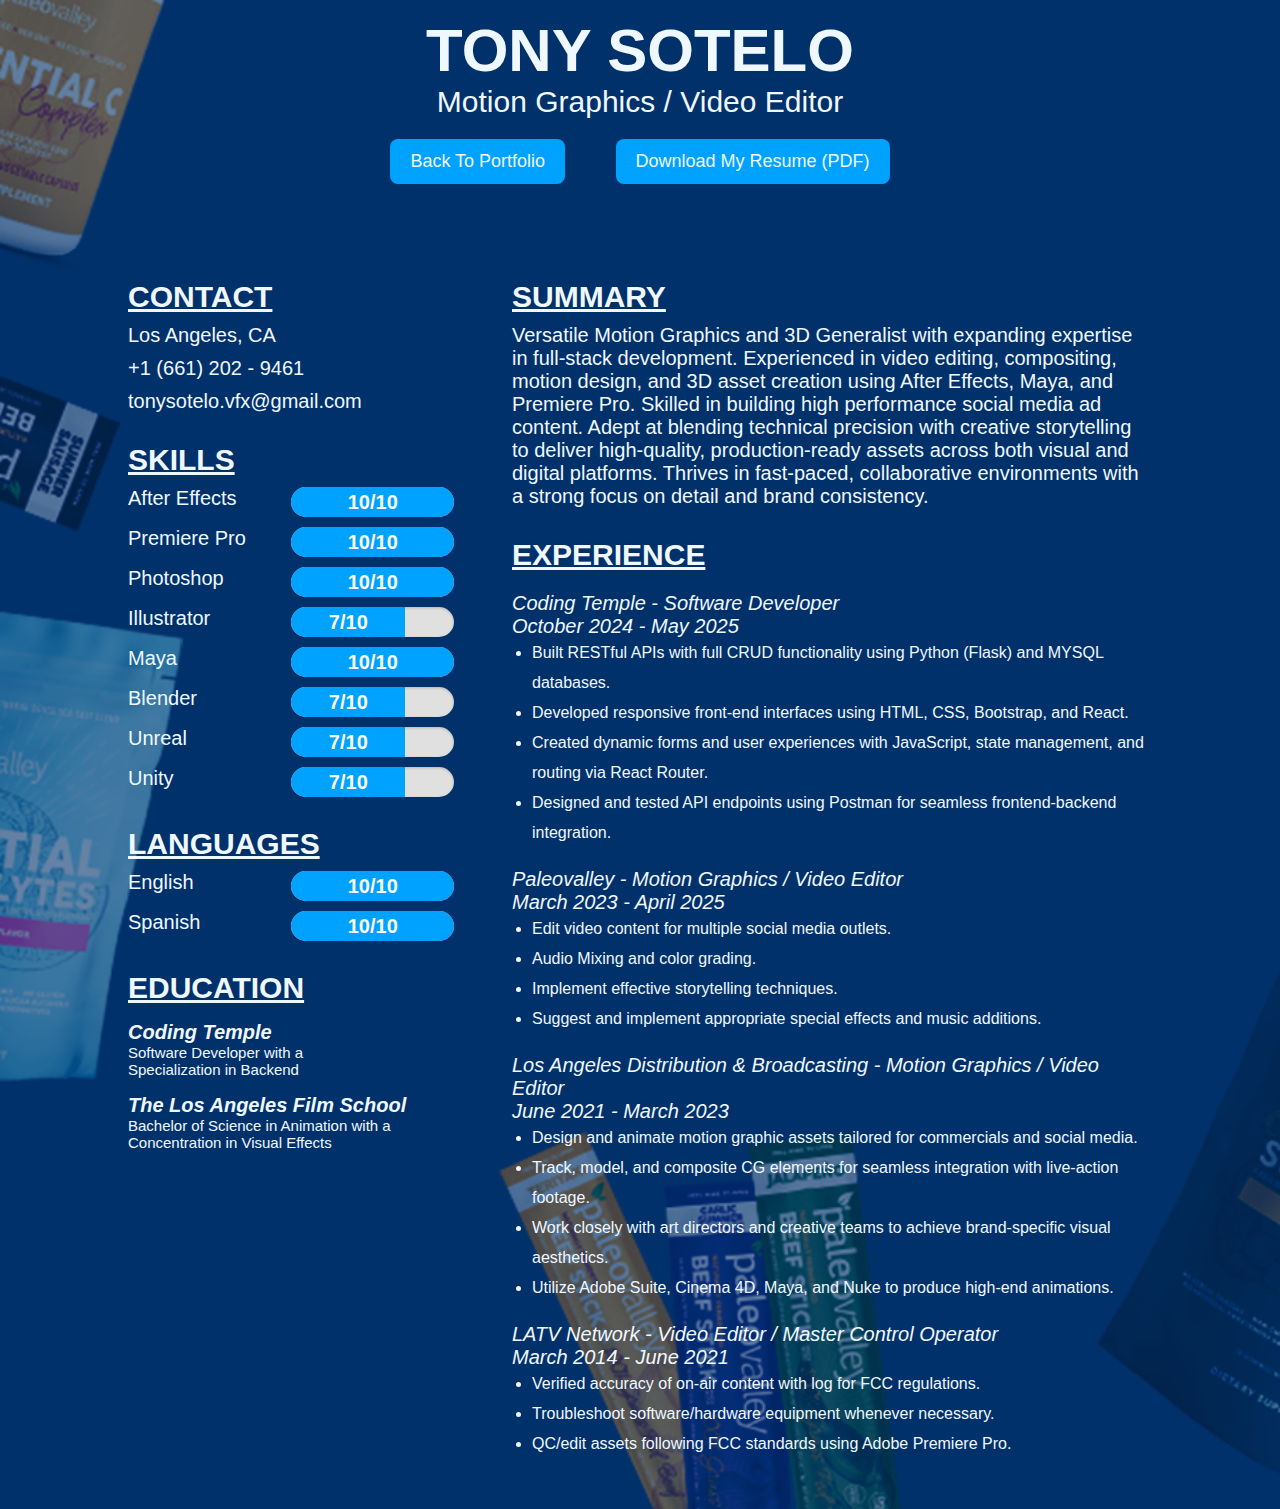
<file: pages/index_resume.html>
<!DOCTYPE html>
<html lang="en">
<head>
    <meta charset="UTF-8">
    <meta name="viewport" content="width=device-width, initial-scale=1.0">
    <link rel="stylesheet" href="/styles/index_ResumeStyles.css">
    <title>Motion/Editing Resume</title>
</head>
<body>
    <div class=".main_container">
        <header class="row1">
            <h1>Tony Sotelo</h1>
            <div class="title">Motion Graphics / Video Editor</div>
            <section class="links">
                <div class="portfolio-link"><a href="/index.html" class="portfolio-btn">Back To Portfolio</a></div>
                <div class="resume-link"><a href="/src/2025_TonySotelo_VideoEditor_MotionGraphics.pdf" download class="download-btn">Download My Resume (PDF)</a></div>
            </section>
        </header>
    
        <main class="row2">
            <section class="left-section">

                <section class="contact-info">
                    <h3>Contact</h3>
                    <div>Los Angeles, CA</div>
                    <div>+1 (661) 202 - 9461</div>
                    <div>tonysotelo.vfx@gmail.com</div>
                </section>

                <section class="skills">
                    <h3>Skills</h3>

                    <div class="skill1">
                        <div class="after-effects">After Effects</div>
                        <div class="after-effects-score">
                            <div class="af-progress-container">
                                <div class="af-progress-bar" style="width: 100%;">10/10</div>
                            </div>
                        </div>
                    </div>

                    <div class="skill2">
                        <div class="premiere">Premiere Pro</div>
                        <div class="premiere-score">
                            <div class="pr-progress-container">
                                <div class="pr-progress-bar" style="width: 100%;">10/10</div>
                            </div>
                        </div>
                    </div>

                    <div class="skill3">
                        <div class="photoshop">Photoshop</div>
                        <div class="photoshop-score">
                            <div class="ps-progress-container">
                                <div class="ps-progress-bar" style="width: 100%;">10/10</div>
                            </div>
                        </div>
                    </div>

                    <div class="skill4">
                        <div class="illustrator">Illustrator</div>
                        <div class="illustrator-score">
                            <div class="ai-progress-container">
                                <div class="ai-progress-bar" style="width: 70%;">7/10</div>
                            </div>
                        </div>
                    </div>

                    <div class="skill5">
                        <div class="maya">Maya</div>
                        <div class="maya-score">
                            <div class="maya-progress-container">
                                <div class="maya-progress-bar" style="width: 100%;">10/10</div>
                            </div>
                        </div>
                    </div>

                    <div class="skill6">
                        <div class="blender">Blender</div>
                        <div class="blender-score">
                            <div class="bl-progress-container">
                                <div class="bl-progress-bar" style="width: 70%;">7/10</div>
                            </div>
                        </div>
                    </div>

                    <div class="skill7">
                        <div class="unreal">Unreal</div>
                        <div class="unreal-score">
                            <div class="unreal-progress-container">
                                <div class="unreal-progress-bar" style="width: 70%;">7/10</div>
                            </div>
                        </div>
                    </div>

                    <div class="skill8">
                        <div class="unity">Unity</div>
                        <div class="unity-score">
                            <div class="unity-progress-container">
                                <div class="unity-progress-bar" style="width: 70%;">7/10</div>
                            </div>
                        </div>
                    </div>
                    
                </section>

                <section class="languages">
                    <h3>Languages</h3>
                    <div class="language1">
                        <div class="english">English</div>
                        <div class="english-score">
                            <div class="en-progress-container">
                                <div class="en-progress-bar" style="width: 100%;">10/10</div>
                            </div>
                        </div>
                    </div>
                    <div class="language2">
                        <div class="spanish">Spanish</div>
                        <div class="spanish-score">
                            <div class="sp-progress-container">
                                <div class="sp-progress-bar" style="width: 100%;">10/10</div>
                            </div>
                        </div>
                    </div>
                </section>

                <section class="education">
                    <h3>Education</h3>
                    <section class="coding-temple-edu">
                        <div class="coding-temple">Coding Temple</div>
                        <div class="temple-cert">Software Developer with a <br>Specialization in Backend</div>
                    </section>
                    <section class="lafilm-edu">
                        <div class="lafilm">The Los Angeles Film School</div>
                        <div class="lafilm-cert">Bachelor of Science in Animation with a <br>Concentration in Visual Effects</div>
                    </section>
                </section>
            </section>

            <section class="right-section">

                <section class="summary">
                    <h3>Summary</h3>
                    <p>Versatile Motion Graphics and 3D Generalist with expanding expertise in full-stack development. Experienced in video editing, compositing, motion design, and 3D asset creation using After Effects, Maya, and Premiere Pro. Skilled in building high performance social media ad content. Adept at blending technical precision with creative storytelling to deliver high-quality, production-ready assets across both visual and digital platforms. Thrives in fast-paced, collaborative environments with a strong focus on detail and brand consistency.</p>
                </section>

                <section class="experience">
                    <h3>Experience</h3>
                    <section class="jobs">
                        <div>Coding Temple - Software Developer</div>
                        <div>October 2024 - May 2025</div>
                        <ul>
                            <li>Built RESTful APIs with full CRUD functionality using Python (Flask) and MYSQL databases.</li>
                            <li>Developed responsive front-end interfaces using HTML, CSS, Bootstrap, and React.</li>
                            <li>Created dynamic forms and user experiences with JavaScript, state management, and routing via React Router.</li>
                            <li>Designed and tested API endpoints using Postman for seamless frontend-backend integration.</li>
                        </ul>
                    </section>

                    <section class="jobs">
                        <div>Paleovalley - Motion Graphics / Video Editor</div>
                        <div>March 2023 - April 2025</div>
                        <ul>
                            <li>Edit video content for multiple social media outlets.</li>
                            <li>Audio Mixing and color grading.</li>
                            <li>Implement effective storytelling techniques.</li>
                            <li>Suggest and implement appropriate special effects and music additions.</li>
                        </ul>
                    </section>

                    <section class="jobs">
                        <div>
                            Los Angeles Distribution & Broadcasting - Motion Graphics / Video Editor    
                        </div>
                        <div>June 2021 - March 2023</div>
                        <ul>
                            <li>Design and animate motion graphic assets tailored for commercials and social media.</li>
                            <li>Track, model, and composite CG elements for seamless integration with live-action footage.</li>
                            <li>Work closely with art directors and creative teams to achieve brand-specific visual aesthetics.</li>
                            <li>Utilize Adobe Suite, Cinema 4D, Maya, and Nuke to produce high-end animations.</li>
                        </ul>
                    </section>

                    <section class="jobs">
                        <div>LATV Network - Video Editor / Master Control Operator</div>
                        <div>March 2014 - June 2021</div>
                        <ul>
                            <li>Verified accuracy of on-air content with log for FCC regulations.</li>
                            <li>Troubleshoot software/hardware equipment whenever necessary.</li>
                            <li>QC/edit assets following FCC standards using Adobe Premiere Pro.</li>
                        </ul>
                    </section>
                </section>
            </section>
        </main>
    
        <footer class="row3"></footer>
    </div>
</body>
</html>
</file>
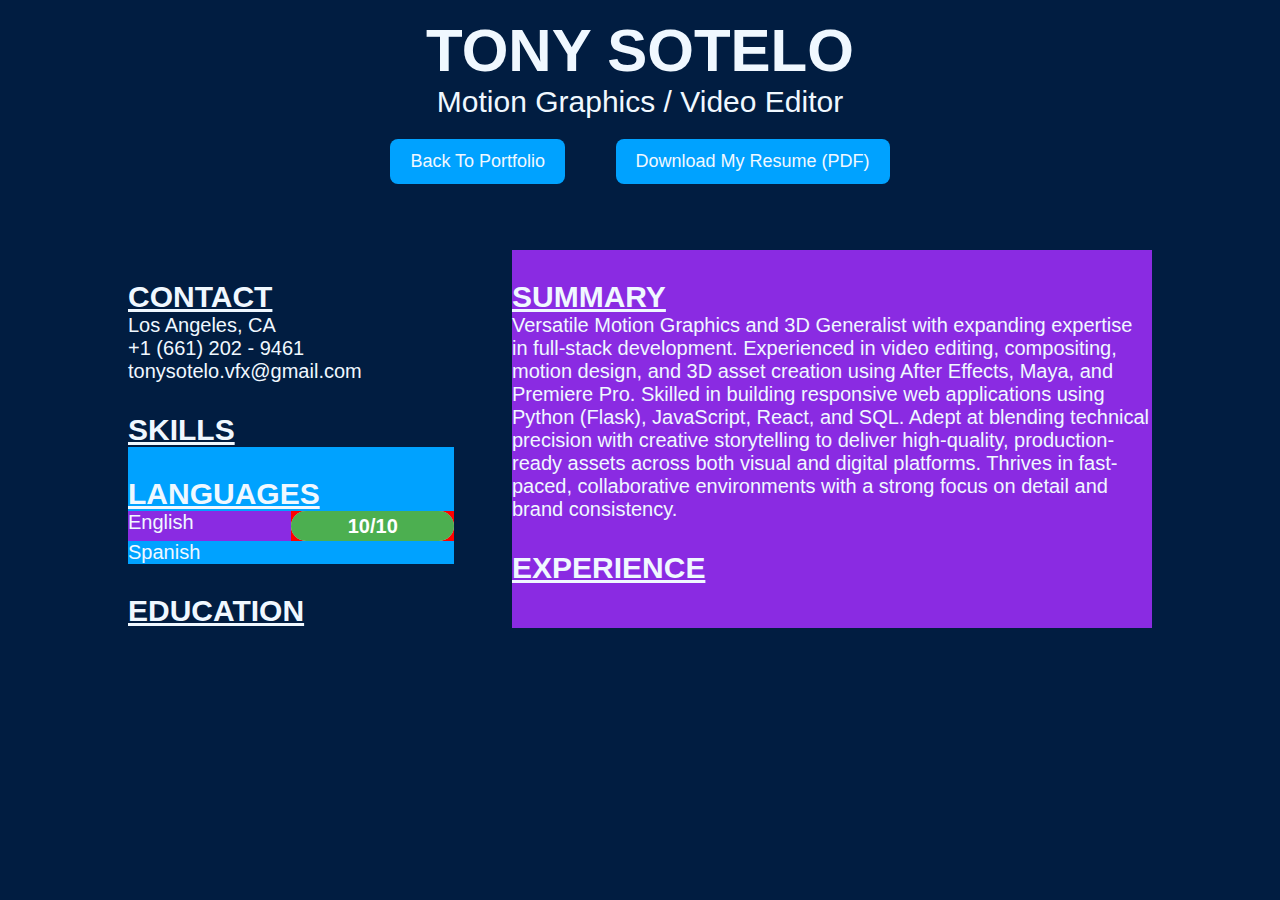
<file: pages/motionGraphics_resume.html>
<!DOCTYPE html>
<html lang="en">
<head>
    <meta charset="UTF-8">
    <meta name="viewport" content="width=device-width, initial-scale=1.0">
    <link rel="stylesheet" href="/styles/motionGraphics_resumeStyle.css">
    <title>Motion Graphics Resume</title>
</head>
<body>
    <div class=".main_container">
        <header class="row1">
            <h1>Tony Sotelo</h1>
            <div class="title">Motion Graphics / Video Editor</div>
            <section class="links">
                <div class="portfolio-link"><a href="/index.html" class="portfolio-btn">Back To Portfolio</a></div>
                <div class="resume-link"><a href="#" download class="download-btn">Download My Resume (PDF)</a></div>
            </section>
        </header>
    
        <main class="row2">
            <section class="left-section">

                <section class="contact-info">
                    <h3>Contact</h3>
                    <div>Los Angeles, CA</div>
                    <div>+1 (661) 202 - 9461</div>
                    <div>tonysotelo.vfx@gmail.com</div>
                </section>

                <section class="skills">
                    <h3>Skills</h3>
                </section>

                <section class="languages">
                    <h3>Languages</h3>
                    <div class="language1">
                        <div class="english">English</div>
                        <div class="english-score">
                            <div class="progress-container">
                                <div class="progress-bar">10/10</div>
                            </div>
                        </div>
                    </div>
                    <div>Spanish</div>
                </section>

                <section class="education">
                    <h3>Education</h3>
                </section>
            </section>

            <section class="right-section">

                <section class="summary">
                    <h3>Summary</h3>
                    <p>Versatile Motion Graphics and 3D Generalist with expanding expertise in full-stack development. Experienced in video editing, compositing, motion design, and 3D asset creation using After Effects, Maya, and Premiere Pro. Skilled in building responsive web applications using Python (Flask), JavaScript, React, and SQL. Adept at blending technical precision with creative storytelling to deliver high-quality, production-ready assets across both visual and digital platforms. Thrives in fast-paced, collaborative environments with a strong focus on detail and brand consistency.</p>
                </section>

                <section class="experience">
                    <h3>Experience</h3>
                </section>
            </section>
        </main>
    
        <footer class="row3"></footer>
    </div>
</body>
</html>
</file>
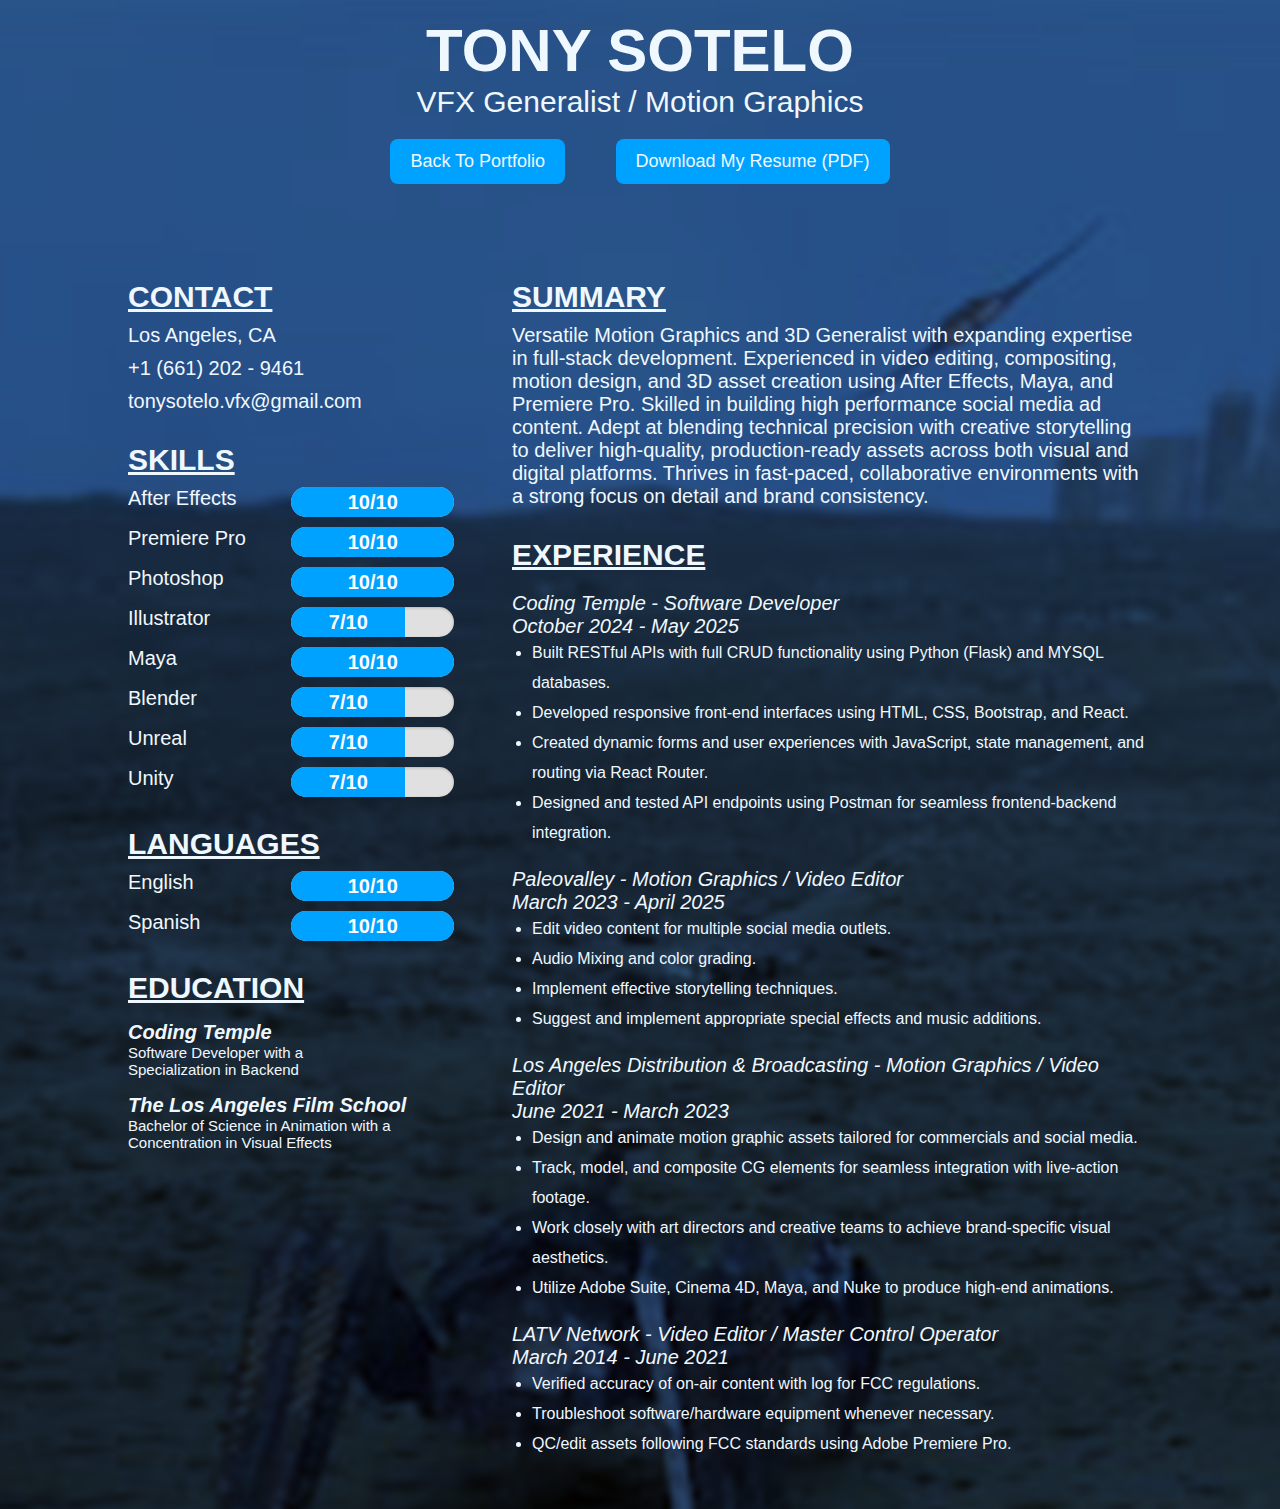
<file: pages/vfx_resume.html>
<!DOCTYPE html>
<html lang="en">
<head>
    <meta charset="UTF-8">
    <meta name="viewport" content="width=device-width, initial-scale=1.0">
    <link rel="stylesheet" href="/styles/vfx_ResumeStyles.css">
    <title>Visual Effects Resume</title>
</head>
<body>
    <div class=".main_container">
        <header class="row1">
            <h1>Tony Sotelo</h1>
            <div class="title">VFX Generalist / Motion Graphics</div>
            <section class="links">
                <div class="portfolio-link"><a href="/pages/vfx_index.html" class="portfolio-btn">Back To Portfolio</a></div>
                <div class="resume-link"><a href="/src/25_TonySotelo_VFX_Generalist_MotionGraphics.pdf" download class="download-btn">Download My Resume (PDF)</a></div>
            </section>
        </header>
    
        <main class="row2">
            <section class="left-section">

                <section class="contact-info">
                    <h3>Contact</h3>
                    <div>Los Angeles, CA</div>
                    <div>+1 (661) 202 - 9461</div>
                    <div>tonysotelo.vfx@gmail.com</div>
                </section>

                <section class="skills">
                    <h3>Skills</h3>

                    <div class="skill1">
                        <div class="after-effects">After Effects</div>
                        <div class="after-effects-score">
                            <div class="af-progress-container">
                                <div class="af-progress-bar" style="width: 100%;">10/10</div>
                            </div>
                        </div>
                    </div>

                    <div class="skill2">
                        <div class="premiere">Premiere Pro</div>
                        <div class="premiere-score">
                            <div class="pr-progress-container">
                                <div class="pr-progress-bar" style="width: 100%;">10/10</div>
                            </div>
                        </div>
                    </div>

                    <div class="skill3">
                        <div class="photoshop">Photoshop</div>
                        <div class="photoshop-score">
                            <div class="ps-progress-container">
                                <div class="ps-progress-bar" style="width: 100%;">10/10</div>
                            </div>
                        </div>
                    </div>

                    <div class="skill4">
                        <div class="illustrator">Illustrator</div>
                        <div class="illustrator-score">
                            <div class="ai-progress-container">
                                <div class="ai-progress-bar" style="width: 70%;">7/10</div>
                            </div>
                        </div>
                    </div>

                    <div class="skill5">
                        <div class="maya">Maya</div>
                        <div class="maya-score">
                            <div class="maya-progress-container">
                                <div class="maya-progress-bar" style="width: 100%;">10/10</div>
                            </div>
                        </div>
                    </div>

                    <div class="skill6">
                        <div class="blender">Blender</div>
                        <div class="blender-score">
                            <div class="bl-progress-container">
                                <div class="bl-progress-bar" style="width: 70%;">7/10</div>
                            </div>
                        </div>
                    </div>

                    <div class="skill7">
                        <div class="unreal">Unreal</div>
                        <div class="unreal-score">
                            <div class="unreal-progress-container">
                                <div class="unreal-progress-bar" style="width: 70%;">7/10</div>
                            </div>
                        </div>
                    </div>

                    <div class="skill8">
                        <div class="unity">Unity</div>
                        <div class="unity-score">
                            <div class="unity-progress-container">
                                <div class="unity-progress-bar" style="width: 70%;">7/10</div>
                            </div>
                        </div>
                    </div>
                    
                </section>

                <section class="languages">
                    <h3>Languages</h3>
                    <div class="language1">
                        <div class="english">English</div>
                        <div class="english-score">
                            <div class="en-progress-container">
                                <div class="en-progress-bar" style="width: 100%;">10/10</div>
                            </div>
                        </div>
                    </div>
                    <div class="language2">
                        <div class="spanish">Spanish</div>
                        <div class="spanish-score">
                            <div class="sp-progress-container">
                                <div class="sp-progress-bar" style="width: 100%;">10/10</div>
                            </div>
                        </div>
                    </div>
                </section>

                <section class="education">
                    <h3>Education</h3>
                    <section class="coding-temple-edu">
                        <div class="coding-temple">Coding Temple</div>
                        <div class="temple-cert">Software Developer with a <br>Specialization in Backend</div>
                    </section>
                    <section class="lafilm-edu">
                        <div class="lafilm">The Los Angeles Film School</div>
                        <div class="lafilm-cert">Bachelor of Science in Animation with a <br>Concentration in Visual Effects</div>
                    </section>
                </section>
            </section>

            <section class="right-section">

                <section class="summary">
                    <h3>Summary</h3>
                    <p>Versatile Motion Graphics and 3D Generalist with expanding expertise in full-stack development. Experienced in video editing, compositing, motion design, and 3D asset creation using After Effects, Maya, and Premiere Pro. Skilled in building high performance social media ad content. Adept at blending technical precision with creative storytelling to deliver high-quality, production-ready assets across both visual and digital platforms. Thrives in fast-paced, collaborative environments with a strong focus on detail and brand consistency.</p>
                </section>

                <section class="experience">
                    <h3>Experience</h3>
                    <section class="jobs">
                        <div>Coding Temple - Software Developer</div>
                        <div>October 2024 - May 2025</div>
                        <ul>
                            <li>Built RESTful APIs with full CRUD functionality using Python (Flask) and MYSQL databases.</li>
                            <li>Developed responsive front-end interfaces using HTML, CSS, Bootstrap, and React.</li>
                            <li>Created dynamic forms and user experiences with JavaScript, state management, and routing via React Router.</li>
                            <li>Designed and tested API endpoints using Postman for seamless frontend-backend integration.</li>
                        </ul>
                    </section>

                    <section class="jobs">
                        <div>Paleovalley - Motion Graphics / Video Editor</div>
                        <div>March 2023 - April 2025</div>
                        <ul>
                            <li>Edit video content for multiple social media outlets.</li>
                            <li>Audio Mixing and color grading.</li>
                            <li>Implement effective storytelling techniques.</li>
                            <li>Suggest and implement appropriate special effects and music additions.</li>
                        </ul>
                    </section>

                    <section class="jobs">
                        <div>
                            Los Angeles Distribution & Broadcasting - Motion Graphics / Video Editor    
                        </div>
                        <div>June 2021 - March 2023</div>
                        <ul>
                            <li>Design and animate motion graphic assets tailored for commercials and social media.</li>
                            <li>Track, model, and composite CG elements for seamless integration with live-action footage.</li>
                            <li>Work closely with art directors and creative teams to achieve brand-specific visual aesthetics.</li>
                            <li>Utilize Adobe Suite, Cinema 4D, Maya, and Nuke to produce high-end animations.</li>
                        </ul>
                    </section>

                    <section class="jobs">
                        <div>LATV Network - Video Editor / Master Control Operator</div>
                        <div>March 2014 - June 2021</div>
                        <ul>
                            <li>Verified accuracy of on-air content with log for FCC regulations.</li>
                            <li>Troubleshoot software/hardware equipment whenever necessary.</li>
                            <li>QC/edit assets following FCC standards using Adobe Premiere Pro.</li>
                        </ul>
                    </section>
                </section>
            </section>
        </main>
    
        <footer class="row3"></footer>
    </div>
</body>
</html>
</file>
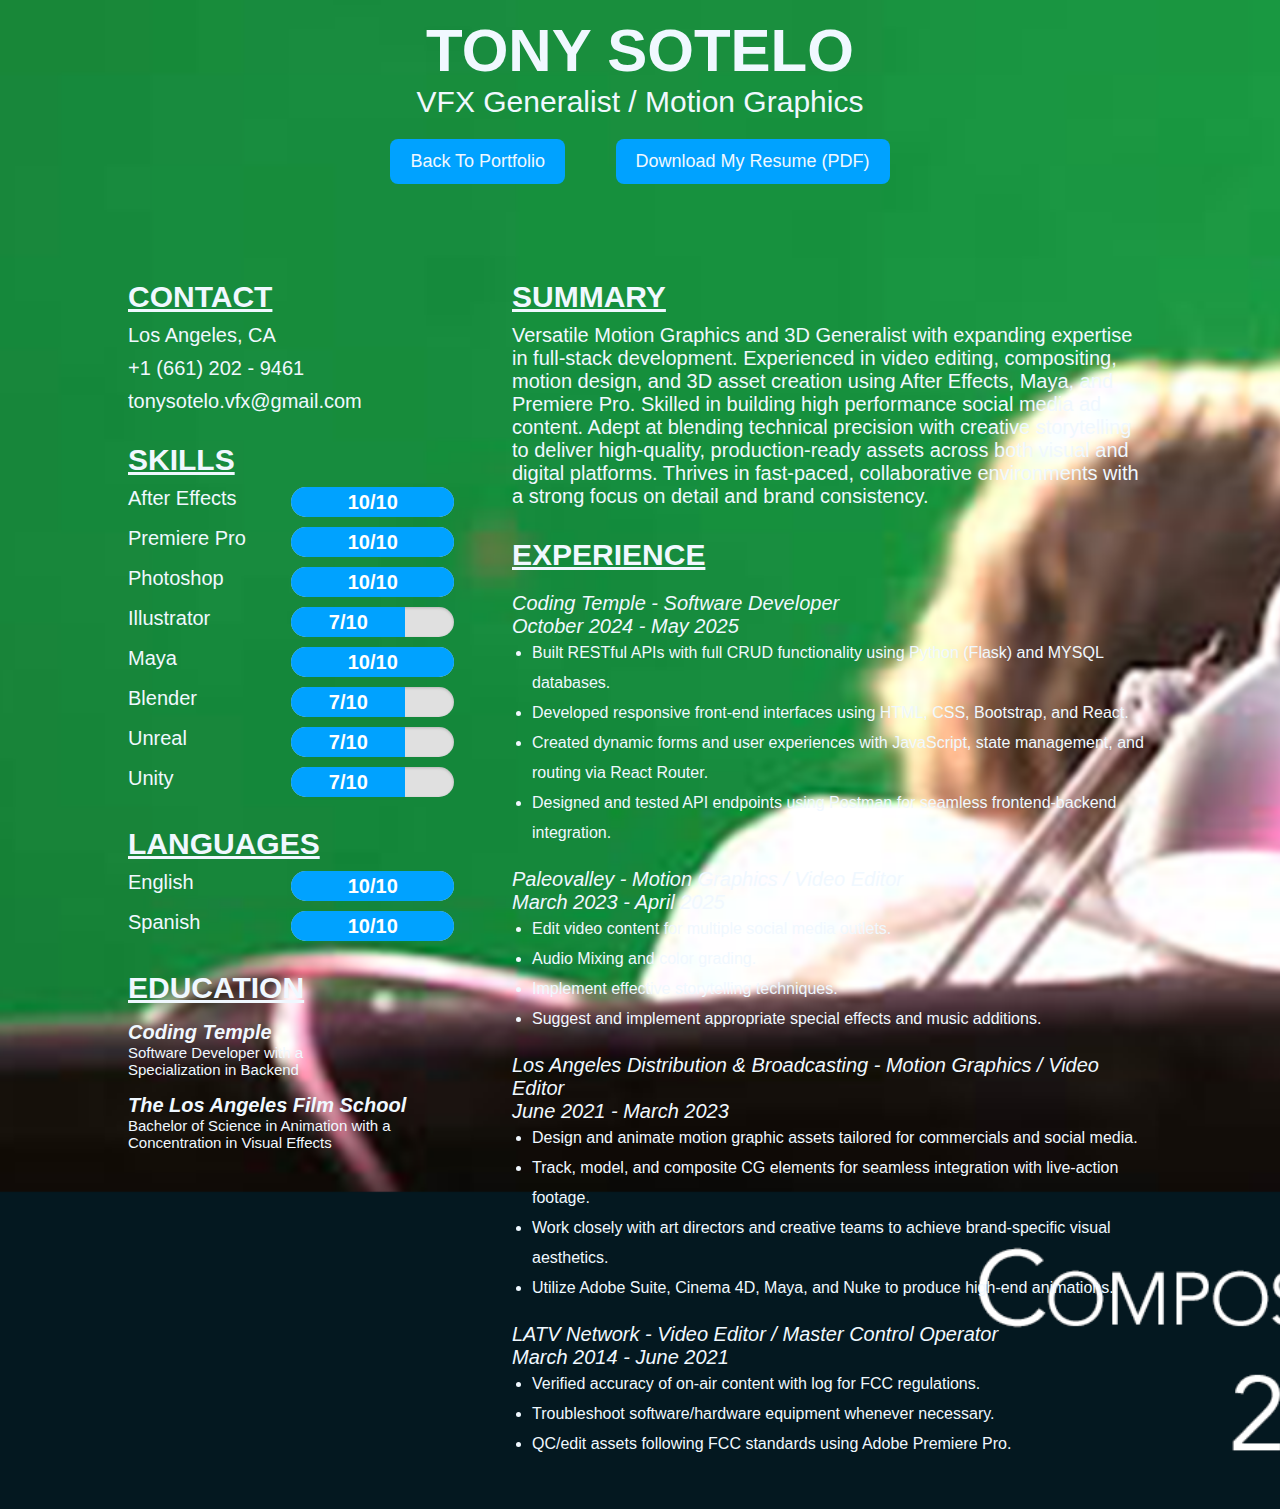
<file: pages/visualFX_resume.html>
<!DOCTYPE html>
<html lang="en">
<head>
    <meta charset="UTF-8">
    <meta name="viewport" content="width=device-width, initial-scale=1.0">
    <link rel="stylesheet" href="/styles/visualFX_resumeStyles.css">
    <title>Visual Effects Resume</title>
</head>
<body>
    <div class=".main_container">
        <header class="row1">
            <h1>Tony Sotelo</h1>
            <div class="title">VFX Generalist / Motion Graphics</div>
            <section class="links">
                <div class="portfolio-link"><a href="/index.html" class="portfolio-btn">Back To Portfolio</a></div>
                <div class="resume-link"><a href="/src/2025_TonySotelo_VFX_Generalist_MotionGraphics.pdf" download class="download-btn">Download My Resume (PDF)</a></div>
            </section>
        </header>
    
        <main class="row2">
            <section class="left-section">

                <section class="contact-info">
                    <h3>Contact</h3>
                    <div>Los Angeles, CA</div>
                    <div>+1 (661) 202 - 9461</div>
                    <div>tonysotelo.vfx@gmail.com</div>
                </section>

                <section class="skills">
                    <h3>Skills</h3>

                    <div class="skill1">
                        <div class="after-effects">After Effects</div>
                        <div class="after-effects-score">
                            <div class="af-progress-container">
                                <div class="af-progress-bar" style="width: 100%;">10/10</div>
                            </div>
                        </div>
                    </div>

                    <div class="skill2">
                        <div class="premiere">Premiere Pro</div>
                        <div class="premiere-score">
                            <div class="pr-progress-container">
                                <div class="pr-progress-bar" style="width: 100%;">10/10</div>
                            </div>
                        </div>
                    </div>

                    <div class="skill3">
                        <div class="photoshop">Photoshop</div>
                        <div class="photoshop-score">
                            <div class="ps-progress-container">
                                <div class="ps-progress-bar" style="width: 100%;">10/10</div>
                            </div>
                        </div>
                    </div>

                    <div class="skill4">
                        <div class="illustrator">Illustrator</div>
                        <div class="illustrator-score">
                            <div class="ai-progress-container">
                                <div class="ai-progress-bar" style="width: 70%;">7/10</div>
                            </div>
                        </div>
                    </div>

                    <div class="skill5">
                        <div class="maya">Maya</div>
                        <div class="maya-score">
                            <div class="maya-progress-container">
                                <div class="maya-progress-bar" style="width: 100%;">10/10</div>
                            </div>
                        </div>
                    </div>

                    <div class="skill6">
                        <div class="blender">Blender</div>
                        <div class="blender-score">
                            <div class="bl-progress-container">
                                <div class="bl-progress-bar" style="width: 70%;">7/10</div>
                            </div>
                        </div>
                    </div>

                    <div class="skill7">
                        <div class="unreal">Unreal</div>
                        <div class="unreal-score">
                            <div class="unreal-progress-container">
                                <div class="unreal-progress-bar" style="width: 70%;">7/10</div>
                            </div>
                        </div>
                    </div>

                    <div class="skill8">
                        <div class="unity">Unity</div>
                        <div class="unity-score">
                            <div class="unity-progress-container">
                                <div class="unity-progress-bar" style="width: 70%;">7/10</div>
                            </div>
                        </div>
                    </div>
                    
                </section>

                <section class="languages">
                    <h3>Languages</h3>
                    <div class="language1">
                        <div class="english">English</div>
                        <div class="english-score">
                            <div class="en-progress-container">
                                <div class="en-progress-bar" style="width: 100%;">10/10</div>
                            </div>
                        </div>
                    </div>
                    <div class="language2">
                        <div class="spanish">Spanish</div>
                        <div class="spanish-score">
                            <div class="sp-progress-container">
                                <div class="sp-progress-bar" style="width: 100%;">10/10</div>
                            </div>
                        </div>
                    </div>
                </section>

                <section class="education">
                    <h3>Education</h3>
                    <section class="coding-temple-edu">
                        <div class="coding-temple">Coding Temple</div>
                        <div class="temple-cert">Software Developer with a <br>Specialization in Backend</div>
                    </section>
                    <section class="lafilm-edu">
                        <div class="lafilm">The Los Angeles Film School</div>
                        <div class="lafilm-cert">Bachelor of Science in Animation with a <br>Concentration in Visual Effects</div>
                    </section>
                </section>
            </section>

            <section class="right-section">

                <section class="summary">
                    <h3>Summary</h3>
                    <p>Versatile Motion Graphics and 3D Generalist with expanding expertise in full-stack development. Experienced in video editing, compositing, motion design, and 3D asset creation using After Effects, Maya, and Premiere Pro. Skilled in building high performance social media ad content. Adept at blending technical precision with creative storytelling to deliver high-quality, production-ready assets across both visual and digital platforms. Thrives in fast-paced, collaborative environments with a strong focus on detail and brand consistency.</p>
                </section>

                <section class="experience">
                    <h3>Experience</h3>
                    <section class="jobs">
                        <div>Coding Temple - Software Developer</div>
                        <div>October 2024 - May 2025</div>
                        <ul>
                            <li>Built RESTful APIs with full CRUD functionality using Python (Flask) and MYSQL databases.</li>
                            <li>Developed responsive front-end interfaces using HTML, CSS, Bootstrap, and React.</li>
                            <li>Created dynamic forms and user experiences with JavaScript, state management, and routing via React Router.</li>
                            <li>Designed and tested API endpoints using Postman for seamless frontend-backend integration.</li>
                        </ul>
                    </section>

                    <section class="jobs">
                        <div>Paleovalley - Motion Graphics / Video Editor</div>
                        <div>March 2023 - April 2025</div>
                        <ul>
                            <li>Edit video content for multiple social media outlets.</li>
                            <li>Audio Mixing and color grading.</li>
                            <li>Implement effective storytelling techniques.</li>
                            <li>Suggest and implement appropriate special effects and music additions.</li>
                        </ul>
                    </section>

                    <section class="jobs">
                        <div>
                            Los Angeles Distribution & Broadcasting - Motion Graphics / Video Editor    
                        </div>
                        <div>June 2021 - March 2023</div>
                        <ul>
                            <li>Design and animate motion graphic assets tailored for commercials and social media.</li>
                            <li>Track, model, and composite CG elements for seamless integration with live-action footage.</li>
                            <li>Work closely with art directors and creative teams to achieve brand-specific visual aesthetics.</li>
                            <li>Utilize Adobe Suite, Cinema 4D, Maya, and Nuke to produce high-end animations.</li>
                        </ul>
                    </section>

                    <section class="jobs">
                        <div>LATV Network - Video Editor / Master Control Operator</div>
                        <div>March 2014 - June 2021</div>
                        <ul>
                            <li>Verified accuracy of on-air content with log for FCC regulations.</li>
                            <li>Troubleshoot software/hardware equipment whenever necessary.</li>
                            <li>QC/edit assets following FCC standards using Adobe Premiere Pro.</li>
                        </ul>
                    </section>
                </section>
            </section>
        </main>
    
        <footer class="row3"></footer>
    </div>
</body>
</html>
</file>
<file: styles/index_ResumeStyles.css>
/* <weight>: Use a value from 100 to 900 */
/* font-family: "Roboto", sans-serif; */


/* <weight>: Use a value from 200 to 700 */
/* font-family: "Oswald", sans-serif; */

* {
    margin: 0;
    padding: 0;
    box-sizing: border-box;
}

body {
    /* background-color: #003d8d; */
    background-image: url(/images/video\ editing/bg_Socialv3.png);
    background-repeat: no-repeat;
    background-size: cover;
    /* background-blend-mode: multiply; */
}

.main_container {
    display: grid;
    grid-template-rows: auto;
    height: auto;
}

.row1 {
    display: flex;
    flex-direction: column;
    justify-content: center;
    align-items: center;
    color: aliceblue;
    height: 200px;
    /* background-color: blueviolet; */
}

.row1 h1 {
    font-family: "Oswald", sans-serif;
    font-size: 60px;
    font-weight: 800;
    text-transform: uppercase;
}

.title {
    font-family: "Roboto", sans-serif;
    font-size: 30px;
}

.links {
    display: flex;
    justify-content: space-evenly;
    width: 600px;
    margin-top: 20px;
}

.resume-link, .portfolio-link {
    margin: 100px, 50px, 2px, 0;
    font-family: "Roboto", sans-serif;
    font-size: 20px;
}

.download-btn, .portfolio-btn {
    display: inline-block;
    padding: 12px 20px;
    background-color: #00a2ff;
    color: aliceblue;
    font-family: "Roboto", sans-serif;
    text-decoration: none;
    border-radius: 8px;
    font-size: 18px;
    transition: background-color 0.3s ease;
  }

  .download-btn:hover, .portfolio-btn:hover {
    background-color: #00a2ff;
    color: #fff;
  }

.row2 {
    font-family: "Roboto", sans-serif;
    font-size: 20px;
    color: aliceblue;
    display: flex;
    justify-content: center;
    /* gap: 100px; */
    width: 100%;
    height: auto;
    margin-top: 50px;
    /* background-color: brown; */
}

.left-section {
    display: flex;
    flex-direction: column;
    align-items: start;
    width: 30%;
    height: auto;
    /* background-color: red; */
}

.contact-info * {
    margin-top: 10px;
}

.summary * {
    margin-top: 10px;
}

.left-section h3, .right-section h3 {
    font-size: 30px;
    font-family: "Oswald", sans-serif;
    font-weight: 800;
    text-decoration: underline;
    text-transform: uppercase;
    margin-top: 30px;
}

.right-section {
    display: flex;
    flex-direction: column;
    align-items: start;
    width: 50%;
    height: auto;
    /* background-color: blueviolet; */
}

.skills, .languages {
    width: 85%;
    /* background-color: #00a2ff; */
}

.skill1, .skill2, .skill3, .skill4, .skill5, .skill6, .skill7, .skill8, .language1, .language2 {
    display: flex;
    margin-top: 10px;
    /* background-color: #1abc9c; */
}

.after-effects, .premiere, .photoshop, .illustrator, .maya, .blender, .unreal, .unity, .english, .spanish {
    width: 50%;
    /* background-color: blueviolet; */
}

.after-effects-score, .premiere-score, .photoshop-score, .illustrator-score, .maya-score, .blender-score, .unreal-score, .unity-score, .english-score, .spanish-score {
    width: 50%;
    /* background-color: red; */
}

.af-progress-container, .pr-progress-container, .ps-progress-container, .ai-progress-container, .maya-progress-container, .bl-progress-container, .unreal-progress-container, .unity-progress-container, .en-progress-container, .sp-progress-container {
  width: 100%;
  background-color: #e0e0e0;
  border-radius: 25px;
  overflow: hidden;
  height: 30px;
  box-shadow: inset 0 1px 3px rgba(0,0,0,0.2);
}

.af-progress-bar, .pr-progress-bar, .ps-progress-bar, .ai-progress-bar, .maya-progress-bar, .bl-progress-bar, .unreal-progress-bar, .unity-progress-bar, .en-progress-bar, .sp-progress-bar {
  height: 100%;
  background-color: #00a2ff;
  color: white;
  text-align: center;
  line-height: 30px;
  font-weight: bold;
  transition: width 0.3s ease-in-out;
}

.coding-temple, .lafilm {
    font-weight: 900;
    font-style: italic;
}

.coding-temple-edu, .lafilm-edu {
    margin-top: 16px;
}

.temple-cert, .lafilm-cert {
    font-size: 15px;
}

.jobs {
    margin-top: 20px;
}

.jobs div {
    font-style: italic;
}

.jobs ul {
    font-size: 16px;
    line-height: 30px;
    margin-left: 20px;
}

.experience {
    margin-bottom: 50px;
}
</file>
<file: styles/motionGraphics_resumeStyle.css>
/* <weight>: Use a value from 100 to 900 */
/* font-family: "Roboto", sans-serif; */


/* <weight>: Use a value from 200 to 700 */
/* font-family: "Oswald", sans-serif; */

* {
    margin: 0;
    padding: 0;
    box-sizing: border-box;
}

body {
    background-color: #011D41;
}

.main_container {
    display: grid;
    grid-template-rows: auto;
    height: auto;
}

.row1 {
    display: flex;
    flex-direction: column;
    justify-content: center;
    align-items: center;
    color: aliceblue;
    height: 200px;
    /* background-color: blueviolet; */
}

.row1 h1 {
    font-family: "Oswald", sans-serif;
    font-size: 60px;
    font-weight: 800;
    text-transform: uppercase;
}

.title {
    font-family: "Roboto", sans-serif;
    font-size: 30px;
}

.links {
    display: flex;
    justify-content: space-evenly;
    width: 600px;
    margin-top: 20px;
}

.resume-link, .portfolio-link {
    margin: 100px, 50px, 2px, 0;
    font-family: "Roboto", sans-serif;
    font-size: 20px;
}

.download-btn, .portfolio-btn {
    display: inline-block;
    padding: 12px 20px;
    background-color: #00a2ff;
    color: aliceblue;
    font-family: "Roboto", sans-serif;
    text-decoration: none;
    border-radius: 8px;
    font-size: 18px;
    transition: background-color 0.3s ease;
  }

  .download-btn:hover, .portfolio-btn:hover {
    background-color: #1abc9c;
    color: #fff;
  }

.row2 {
    font-family: "Roboto", sans-serif;
    font-size: 20px;
    color: aliceblue;
    display: flex;
    justify-content: center;
    /* gap: 100px; */
    width: 100%;
    height: auto;
    margin-top: 50px;
    /* background-color: brown; */
}

.left-section {
    display: flex;
    flex-direction: column;
    align-items: start;
    width: 30%;
    height: auto;
    /* background-color: red; */
}

.left-section h3, .right-section h3 {
    font-size: 30px;
    font-family: "Oswald", sans-serif;
    font-weight: 800;
    text-decoration: underline;
    text-transform: uppercase;
    margin-top: 30px;
}

.right-section {
    display: flex;
    flex-direction: column;
    align-items: start;
    width: 50%;
    height: auto;
    background-color: blueviolet;
}

.languages {
    width: 85%;
    background-color: #00a2ff;
}

.language1 {
    display: flex;
    background-color: #1abc9c;
}

.english {
    width: 50%;
    background-color: blueviolet;
}

.english-score {
    width: 50%;
    background-color: red;
}

.progress-container {
  width: 100%;
  background-color: #e0e0e0;
  border-radius: 25px;
  overflow: hidden;
  height: 30px;
  box-shadow: inset 0 1px 3px rgba(0,0,0,0.2);
}

.progress-bar {
  height: 100%;
  background-color: #4caf50;
  color: white;
  text-align: center;
  line-height: 30px;
  font-weight: bold;
  transition: width 0.3s ease-in-out;
}
</file>
<file: styles/vfx_ResumeStyles.css>
/* <weight>: Use a value from 100 to 900 */
/* font-family: "Roboto", sans-serif; */


/* <weight>: Use a value from 200 to 700 */
/* font-family: "Oswald", sans-serif; */

* {
    margin: 0;
    padding: 0;
    box-sizing: border-box;
}

body {
    background-image: url(/images/vfx/Compositing_Reel_2025_IMGv4.png);
    background-repeat: no-repeat;
    background-size: cover;
    background-blend-mode: multiply;
    background-color: rgba(0, 50, 107, 0.8);
}

.main_container {
    display: grid;
    grid-template-rows: auto;
    height: auto;
}

.row1 {
    display: flex;
    flex-direction: column;
    justify-content: center;
    align-items: center;
    color: aliceblue;
    height: 200px;
    /* background-color: blueviolet; */
}

.row1 h1 {
    font-family: "Oswald", sans-serif;
    font-size: 60px;
    font-weight: 800;
    text-transform: uppercase;
}

.title {
    font-family: "Roboto", sans-serif;
    font-size: 30px;
}

.links {
    display: flex;
    justify-content: space-evenly;
    width: 600px;
    margin-top: 20px;
}

.resume-link, .portfolio-link {
    margin: 100px, 50px, 2px, 0;
    font-family: "Roboto", sans-serif;
    font-size: 20px;
}

.download-btn, .portfolio-btn {
    display: inline-block;
    padding: 12px 20px;
    background-color: #00a2ff;
    color: aliceblue;
    font-family: "Roboto", sans-serif;
    text-decoration: none;
    border-radius: 8px;
    font-size: 18px;
    transition: background-color 0.3s ease;
  }

  .download-btn:hover, .portfolio-btn:hover {
    background-color: #00a2ff;
    color: #fff;
  }

.row2 {
    font-family: "Roboto", sans-serif;
    font-size: 20px;
    color: aliceblue;
    display: flex;
    justify-content: center;
    width: 100%;
    height: auto;
    margin-top: 50px;
    /* background-color: brown; */
}

.left-section {
    display: flex;
    flex-direction: column;
    align-items: start;
    width: 30%;
    height: auto;
    /* background-color: red; */
}

.contact-info * {
    margin-top: 10px;
}

.summary * {
    margin-top: 10px;
}

.left-section h3, .right-section h3 {
    font-size: 30px;
    font-family: "Oswald", sans-serif;
    font-weight: 800;
    text-decoration: underline;
    text-transform: uppercase;
    margin-top: 30px;
}

.right-section {
    display: flex;
    flex-direction: column;
    align-items: start;
    width: 50%;
    height: auto;
    /* background-color: blueviolet; */
}

.skills, .languages {
    width: 85%;
    /* background-color: #00a2ff; */
}

.skill1, .skill2, .skill3, .skill4, .skill5, .skill6, .skill7, .skill8, .language1, .language2 {
    display: flex;
    margin-top: 10px;
    /* background-color: #1abc9c; */
}

.after-effects, .premiere, .photoshop, .illustrator, .maya, .blender, .unreal, .unity, .english, .spanish {
    width: 50%;
    /* background-color: blueviolet; */
}

.after-effects-score, .premiere-score, .photoshop-score, .illustrator-score, .maya-score, .blender-score, .unreal-score, .unity-score, .english-score, .spanish-score {
    width: 50%;
    /* background-color: red; */
}

.af-progress-container, .pr-progress-container, .ps-progress-container, .ai-progress-container, .maya-progress-container, .bl-progress-container, .unreal-progress-container, .unity-progress-container, .en-progress-container, .sp-progress-container {
  width: 100%;
  background-color: #e0e0e0;
  border-radius: 25px;
  overflow: hidden;
  height: 30px;
  box-shadow: inset 0 1px 3px rgba(0,0,0,0.2);
}

.af-progress-bar, .pr-progress-bar, .ps-progress-bar, .ai-progress-bar, .maya-progress-bar, .bl-progress-bar, .unreal-progress-bar, .unity-progress-bar, .en-progress-bar, .sp-progress-bar {
  height: 100%;
  background-color: #00a2ff;
  color: white;
  text-align: center;
  line-height: 30px;
  font-weight: bold;
  transition: width 0.3s ease-in-out;
}

.coding-temple, .lafilm {
    font-weight: 900;
    font-style: italic;
}

.coding-temple-edu, .lafilm-edu {
    margin-top: 16px;
}

.temple-cert, .lafilm-cert {
    font-size: 15px;
}

.jobs {
    margin-top: 20px;
}

.jobs div {
    font-style: italic;
}

.jobs ul {
    font-size: 16px;
    line-height: 30px;
    margin-left: 20px;
}

.experience {
    margin-bottom: 50px;
}
</file>
<file: styles/visualFX_resumeStyles.css>
/* <weight>: Use a value from 100 to 900 */
/* font-family: "Roboto", sans-serif; */


/* <weight>: Use a value from 200 to 700 */
/* font-family: "Oswald", sans-serif; */

* {
    margin: 0;
    padding: 0;
    box-sizing: border-box;
}

body {
    background-image: url(/images/vfx/Compositing_Reel_2025_IMG.png);
    background-repeat: no-repeat;
    background-size: cover;
}

.main_container {
    display: grid;
    grid-template-rows: auto;
    height: auto;
}

.row1 {
    display: flex;
    flex-direction: column;
    justify-content: center;
    align-items: center;
    color: aliceblue;
    height: 200px;
    /* background-color: blueviolet; */
}

.row1 h1 {
    font-family: "Oswald", sans-serif;
    font-size: 60px;
    font-weight: 800;
    text-transform: uppercase;
}

.title {
    font-family: "Roboto", sans-serif;
    font-size: 30px;
}

.links {
    display: flex;
    justify-content: space-evenly;
    width: 600px;
    margin-top: 20px;
}

.resume-link, .portfolio-link {
    margin: 100px, 50px, 2px, 0;
    font-family: "Roboto", sans-serif;
    font-size: 20px;
}

.download-btn, .portfolio-btn {
    display: inline-block;
    padding: 12px 20px;
    background-color: #00a2ff;
    color: aliceblue;
    font-family: "Roboto", sans-serif;
    text-decoration: none;
    border-radius: 8px;
    font-size: 18px;
    transition: background-color 0.3s ease;
  }

  .download-btn:hover, .portfolio-btn:hover {
    background-color: #00a2ff;
    color: #fff;
  }

.row2 {
    font-family: "Roboto", sans-serif;
    font-size: 20px;
    color: aliceblue;
    display: flex;
    justify-content: center;
    width: 100%;
    height: auto;
    margin-top: 50px;
    /* background-color: brown; */
}

.left-section {
    display: flex;
    flex-direction: column;
    align-items: start;
    width: 30%;
    height: auto;
    /* background-color: red; */
}

.contact-info * {
    margin-top: 10px;
}

.summary * {
    margin-top: 10px;
}

.left-section h3, .right-section h3 {
    font-size: 30px;
    font-family: "Oswald", sans-serif;
    font-weight: 800;
    text-decoration: underline;
    text-transform: uppercase;
    margin-top: 30px;
}

.right-section {
    display: flex;
    flex-direction: column;
    align-items: start;
    width: 50%;
    height: auto;
    /* background-color: blueviolet; */
}

.skills, .languages {
    width: 85%;
    /* background-color: #00a2ff; */
}

.skill1, .skill2, .skill3, .skill4, .skill5, .skill6, .skill7, .skill8, .language1, .language2 {
    display: flex;
    margin-top: 10px;
    /* background-color: #1abc9c; */
}

.after-effects, .premiere, .photoshop, .illustrator, .maya, .blender, .unreal, .unity, .english, .spanish {
    width: 50%;
    /* background-color: blueviolet; */
}

.after-effects-score, .premiere-score, .photoshop-score, .illustrator-score, .maya-score, .blender-score, .unreal-score, .unity-score, .english-score, .spanish-score {
    width: 50%;
    /* background-color: red; */
}

.af-progress-container, .pr-progress-container, .ps-progress-container, .ai-progress-container, .maya-progress-container, .bl-progress-container, .unreal-progress-container, .unity-progress-container, .en-progress-container, .sp-progress-container {
  width: 100%;
  background-color: #e0e0e0;
  border-radius: 25px;
  overflow: hidden;
  height: 30px;
  box-shadow: inset 0 1px 3px rgba(0,0,0,0.2);
}

.af-progress-bar, .pr-progress-bar, .ps-progress-bar, .ai-progress-bar, .maya-progress-bar, .bl-progress-bar, .unreal-progress-bar, .unity-progress-bar, .en-progress-bar, .sp-progress-bar {
  height: 100%;
  background-color: #00a2ff;
  color: white;
  text-align: center;
  line-height: 30px;
  font-weight: bold;
  transition: width 0.3s ease-in-out;
}

.coding-temple, .lafilm {
    font-weight: 900;
    font-style: italic;
}

.coding-temple-edu, .lafilm-edu {
    margin-top: 16px;
}

.temple-cert, .lafilm-cert {
    font-size: 15px;
}

.jobs {
    margin-top: 20px;
}

.jobs div {
    font-style: italic;
}

.jobs ul {
    font-size: 16px;
    line-height: 30px;
    margin-left: 20px;
}

.experience {
    margin-bottom: 50px;
}

.main_container {
    background-color: #00a2ff;
}
</file>
